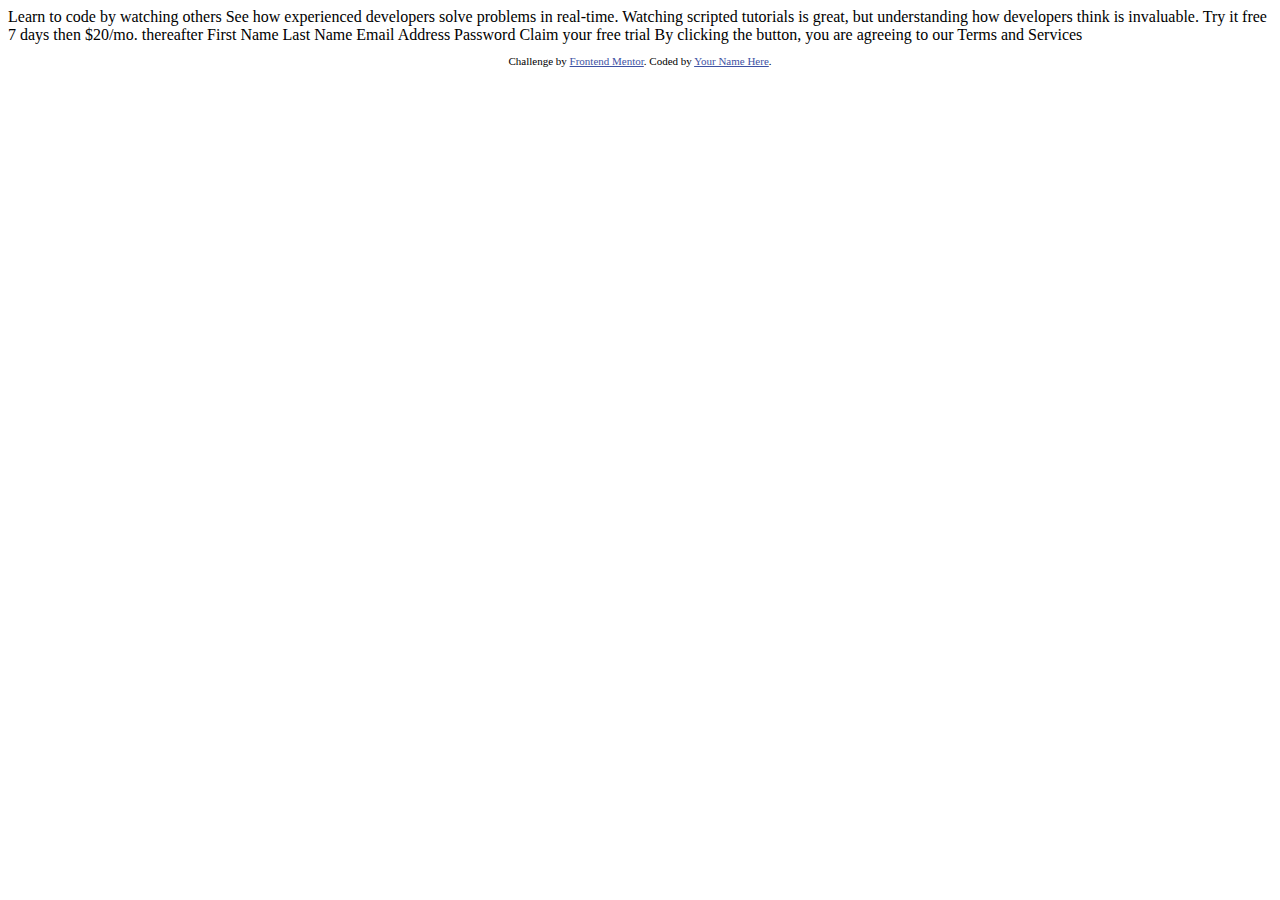
<file: index.html>
<!DOCTYPE html>
<html lang="en">
<head>
  <meta charset="UTF-8">
  <meta name="viewport" content="width=device-width, initial-scale=1.0"> <!-- displays site properly based on user's device -->

  <link rel="icon" type="image/png" sizes="32x32" href="./images/favicon-32x32.png">
  
  <title>Frontend Mentor | Intro component with sign up form</title>

  <!-- Feel free to remove these styles or customise in your own stylesheet 👍 -->
  <style>
    .attribution { font-size: 11px; text-align: center; }
    .attribution a { color: hsl(228, 45%, 44%); }
  </style>
</head>
<body>

  Learn to code by watching others

  See how experienced developers solve problems in real-time. Watching scripted tutorials is great, 
  but understanding how developers think is invaluable. 

  Try it free 7 days then $20/mo. thereafter

  First Name 
  Last Name 
  Email Address
  Password

  Claim your free trial 

  By clicking the button, you are agreeing to our Terms and Services
  
  <footer>
    <p class="attribution">
      Challenge by <a href="https://www.frontendmentor.io?ref=challenge" target="_blank">Frontend Mentor</a>. 
      Coded by <a href="#">Your Name Here</a>.
    </p>
  </footer>
</body>
</html>
</file>
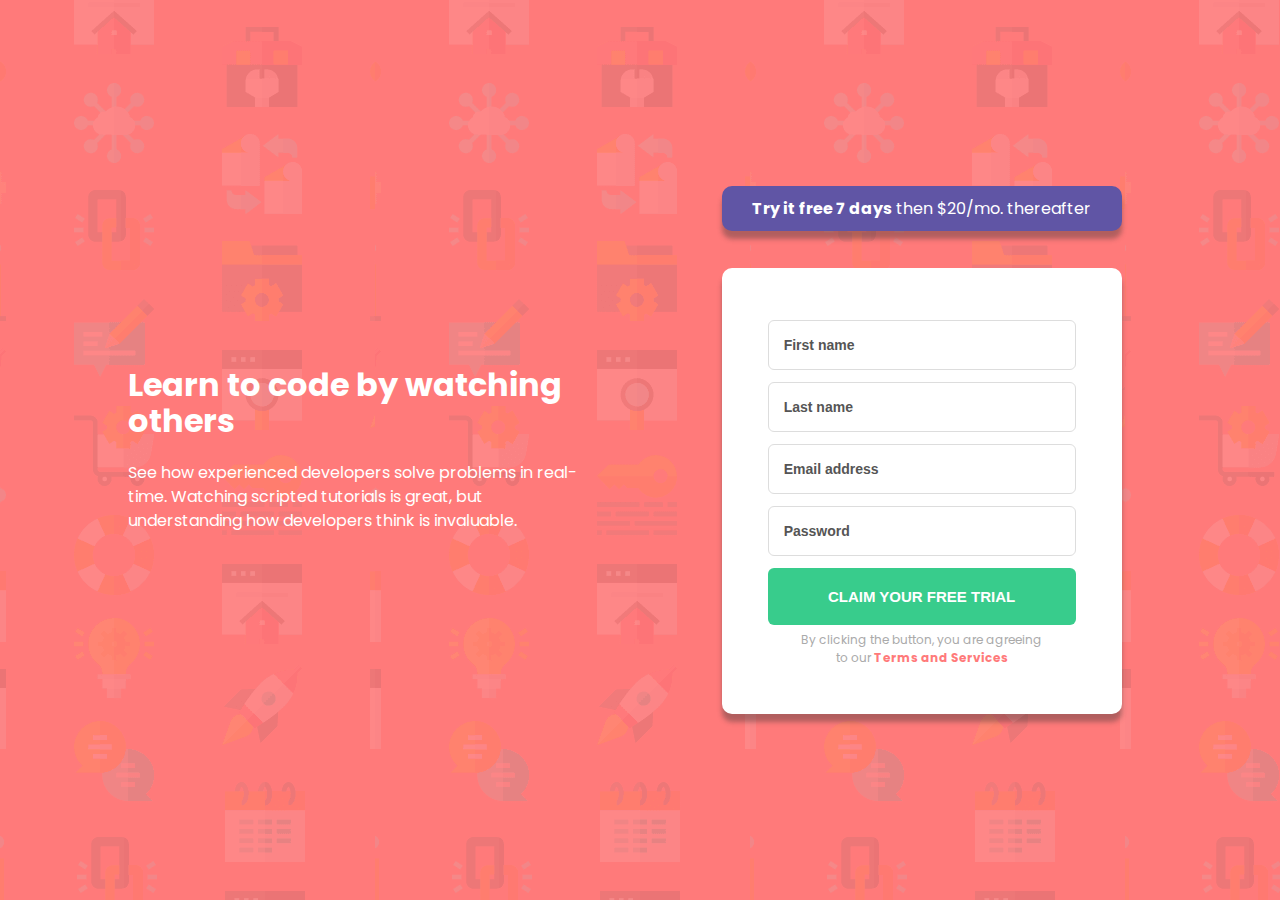
<file: intro-component-with-signup-form/index.html>
<!DOCTYPE html>
<html lang="en">

<head>
  <meta charset="UTF-8">
  <meta name="viewport" content="width=device-width, initial-scale=1.0">

  <link rel="icon" type="image/png" sizes="32x32" href="./images/favicon-32x32.png">

  <link href='https://fonts.googleapis.com/css?family=Poppins:ital,wght@0,400;0,500;0,600;0,700;1,400;1,500;1,600;1,700' rel='stylesheet'>
  <link rel="stylesheet" type="text/css" href="./css/reset.css">
  <link rel="stylesheet" type="text/css" href="./css/style.css">

  <title>Frontend Mentor | Intro component with sign up form</title>

</head>

<body>
  <div class="container">
    <div class="intro">
      <h1 class="title">Learn to code by watching others</h1>
      <p class="description">
        See how experienced developers solve problems in real-time. Watching scripted tutorials is great,
        but understanding how developers think is invaluable.
      </p>
    </div>
    <div class="signup-form">
      <div class="offer">
        <span>Try it free 7 days</span> then $20/mo. thereafter
      </div>
      <form class="form">
        <input type="text" class="input" id="first-name" placeholder="First name">
        <input type="text" class="input" id="last-name" placeholder="Last name">
        <input type="email" class="input" id="email" placeholder="Email address">
        <input type="password" class="input" id="password" placeholder="Password">
        <button class="button" type="submit">Claim your free trial</button>
        <p class="fine-print">By clicking the button, you are agreeing to our <span>Terms and Services</span></p>
      </form>
    </div>
  </div>
  <!--
  <footer>
    <p class="attribution">
      Challenge by <a href="https://www.frontendmentor.io?ref=challenge" target="_blank">Frontend Mentor</a>.
      Coded by <a href="#">Your Name Here</a>.
    </p>
  </footer> -->
</body>

</html>
</file>
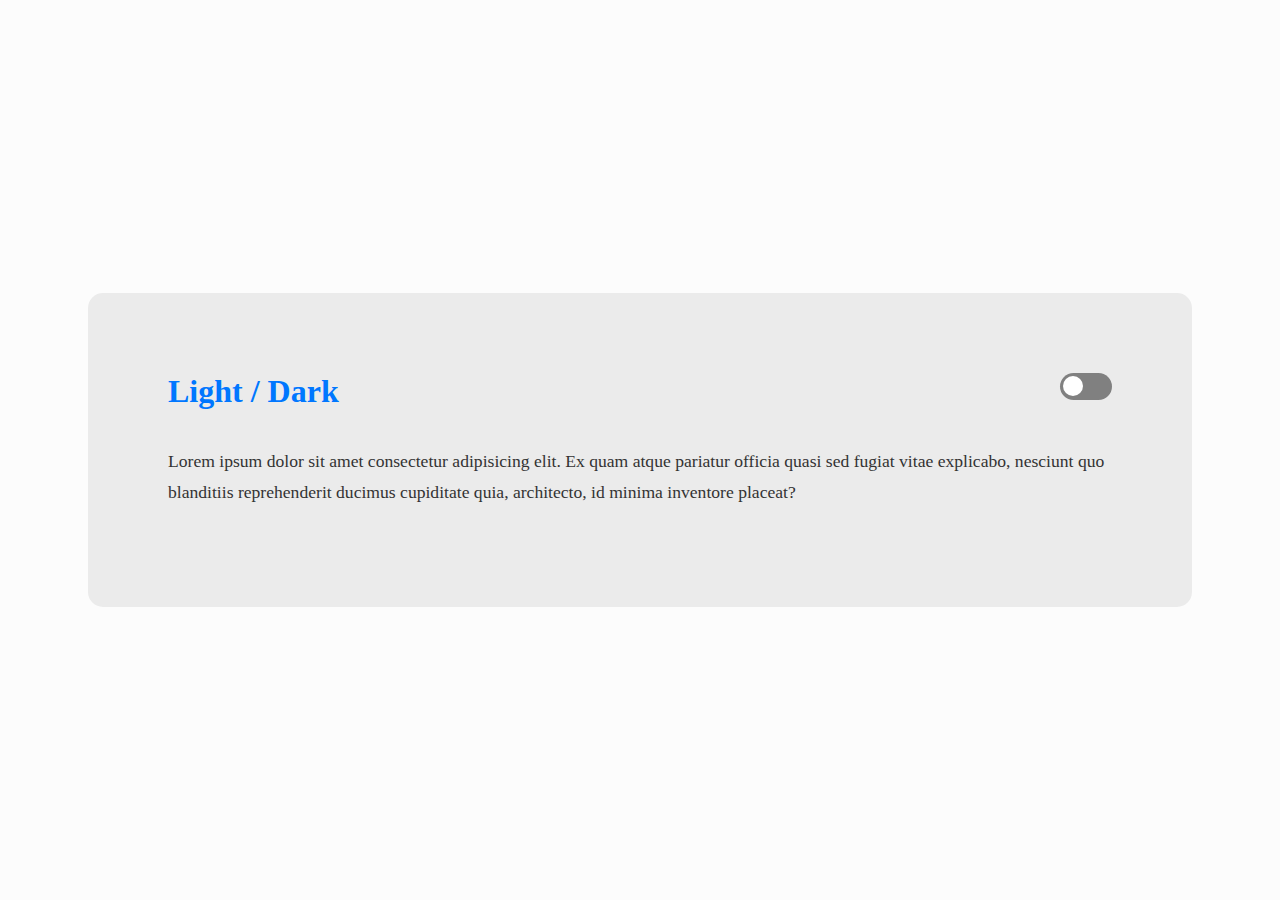
<file: theme-switcher/index.html>
<!DOCTYPE html>
<html lang="en">

<head>
  <meta charset="UTF-8">
  <meta name="viewport" content="width=device-width, initial-scale=1.0">
  <title>Theme Switcher JS</title>

  <link rel="stylesheet" href="style.css">
</head>

<body>
  <div class="container">
    <h1>Light / Dark</h1>
    <div class="toggle">
      <input id="switch" type="checkbox" name="theme">
      <label for="switch">Toggle</label>
    </div>

    <p>Lorem ipsum dolor sit amet consectetur adipisicing elit. Ex quam atque pariatur officia quasi sed fugiat vitae
      explicabo, nesciunt quo blanditiis reprehenderit ducimus cupiditate quia, architecto, id minima inventore placeat?
    </p>
  </div>
  <script src="script.js"></script>
</body>

</html>
</file>
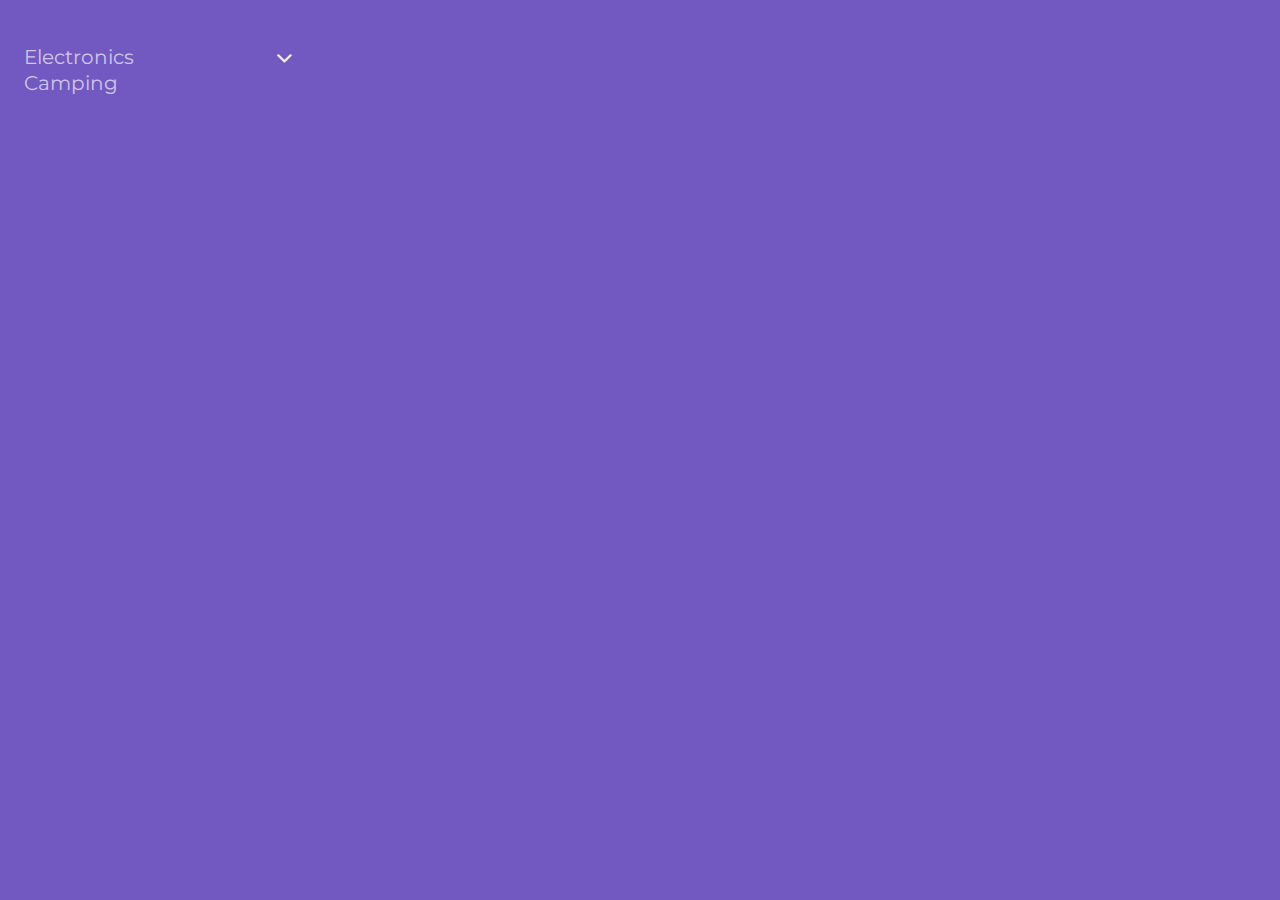
<file: projects/tree-view-menu/index.html>
<!DOCTYPE html>
<html lang="en">

<head>
  <meta charset="UTF-8">
  <meta name="viewport" content="width=device-width, initial-scale=1.0">
  <title>Tree View Menu</title>

  <link rel="stylesheet" href="style.css">
  <link href="https://fonts.googleapis.com/css2?family=Montserrat&display=swap" rel="stylesheet">
  <link href="https://maxcdn.bootstrapcdn.com/font-awesome/4.7.0/css/font-awesome.min.css" rel="stylesheet">

</head>

<body>
  <nav id="tree"></nav>

  <script src="js/index.js" type="module"></script>
</body>

</html>
</file>
<file: intro-component-with-signup-form/css/style.css>
/* Extra small devices (portrait phones, less than 576px) */

/* No media query since this is the default */

body {
  background-image: url(./../images/bg-intro-mobile.png);
  background-color: rgb(255, 122, 122);
  font-family: 'Poppins', sans-serif;
  font-size: 16px;
}

.container {
  min-height: 100vh;
  display: flex;
  flex-direction: column;
  padding: 12% 6%;
}

.intro {
  color: #ffffff;
  display: flex;
  flex-direction: column;
  justify-content: center;
  align-items: center;
  text-align: center;
  padding-bottom: 10%;
}

.intro .title {
  font-size: 32px;
  font-weight: bold;
  line-height: 36px;
  padding-bottom: 1.4rem;
}

.intro .description {
  line-height: 24px;
}

.signup-form {
  display: flex;
  flex-direction: column;
  justify-content: center;
  align-items: center;
}

.offer {
  background-color: hsl(248, 32%, 49%);
  width: 100%;
  max-width: 400px;
  padding: 10px 28px;
  border-radius: 10px;
  text-align: center;
  color: #ffffff;
  box-shadow: 0px 8px 5px 0px rgba(50, 50, 50, 0.38);
  margin-bottom: 8%;
}

.offer span {
  font-weight: bold;
}

.form {
  background-color: #ffffff;
  border-radius: 10px;
  padding: 7%;
  width: 100%;
  max-width: 400px;
  box-shadow: 0px 8px 5px 0px rgba(50, 50, 50, 0.38);
}

.input {
  border: 1px solid #ddd;
  border-radius: 6px;
  padding: 15px;
  background: rgba(255, 255, 255, 0.5);
  margin: 6px 0;
  width: 100%;
}

.input::placeholder {
  font-weight: bold;
  font-size: 14px;
  color: #555;
}

.button {
  background-color: hsl(154, 59%, 51%);
  width: 100%;
  border: none;
  padding: 20px 15px;
  border-radius: 6px;
  color: #fff;
  text-transform: uppercase;
  font-weight: bold;
  font-size: 15px;
  text-align: center;
  margin: 6px 0;
}

.fine-print {
  width: 100%;
  color: #aaa;
  font-size: 12px;
  padding: 0 10%;
  text-align: center;
}

.fine-print span {
  color: rgb(255, 122, 122);
  font-weight: bold;
  margin: 6px 0;
}

/* Small devices (landscape phones, 576px and up) */

@media (min-width: 576px) {}

/* Medium devices (tablets, 768px and up) */

@media (min-width: 768px) {}

/* Large devices (desktops, 992px and up) */

@media (min-width: 992px) {
  .container {
    display: grid;
    grid-template-columns: 50% 50%;
    grid-template-rows: 100%;
    padding: 0 10%;
  }
  .intro {
    padding-right: 10%;
    padding-bottom: 0;
    text-align: start;
  }
  .signup-form {
    padding-left: 10%;
  }
  .form {
    padding: 10%;
  }
}

/* Extra large devices (large desktops, 1200px and up) */

@media (min-width: 1200px) {}
</file>
<file: theme-switcher/style.css>
html {
  height: 100%;
  font-family: 'Montserrat';
  display: grid;
  align-items: center;
  justify-items: center;
  --bg: #FCFCFC;
  --bg-panel: #EBEBEB;
  --color-headings: #0077FF;
  --color-text: #333333;
}

body {
  background-color: var(--bg);
}

.container {
  background-color: var(--bg-panel);
  margin: 5em;
  padding: 5em;
  border-radius: 15px;
  display: grid;
  grid-template-columns: 80% auto;
  grid-template-rows: auto auto;
  grid-template-areas: "title switch" "content content";
}

h1 {
  margin: 0;
  color: var(--color-headings);
}

p {
  color: var(--color-text);
  grid-area: content;
  font-size: 1.1em;
  line-height: 1.8em;
  margin-top: 2em;
}

input[type=checkbox] {
  height: 0;
  width: 0;
  visibility: hidden;
}

label {
  cursor: pointer;
  text-indent: -9999px;
  width: 52px;
  height: 27px;
  background: grey;
  float: right;
  border-radius: 100px;
  position: relative;
}

label::after {
  content: '';
  position: absolute;
  top: 3px;
  left: 3px;
  width: 20px;
  height: 20px;
  background-color: white;
  border-radius: 90px;
  transition: 0.3s;
}

input:checked+label {
  background-color: var(--color-headings);
}

input:checked+label::after {
  left: calc(100% - 5px);
  transform: translateX(-100%);
}

label:active:after {
  width: 45px;
}
</file>
<file: projects/tree-view-menu/style.css>
* {
  box-sizing: border-box;
}

html {
  font-size: 62.5%;
}

body {
  background: #7159c1;
  font-family: "Montserrat", Arial;
  color: #ffffffaa;
  font-size: 2rem;
}

nav#tree {
  margin-top: 45px;
  max-width: 300px;
}

nav#tree ul {
  padding-left: 16px;
}

nav#tree li {
  list-style: none;
  margin-top: 2px;
}

nav#tree li.has-children {
  cursor: pointer;
  position: relative;
}

nav#tree li.has-children:before {
  content: '\f107';
  color: #F3F3F4;
  position: absolute;
  font-family: FontAwesome;
  font-size: 26px;
  right: 15px;
}

li>ul {
  display: none;
}

li.open>ul {
  display: block;
}
</file>
